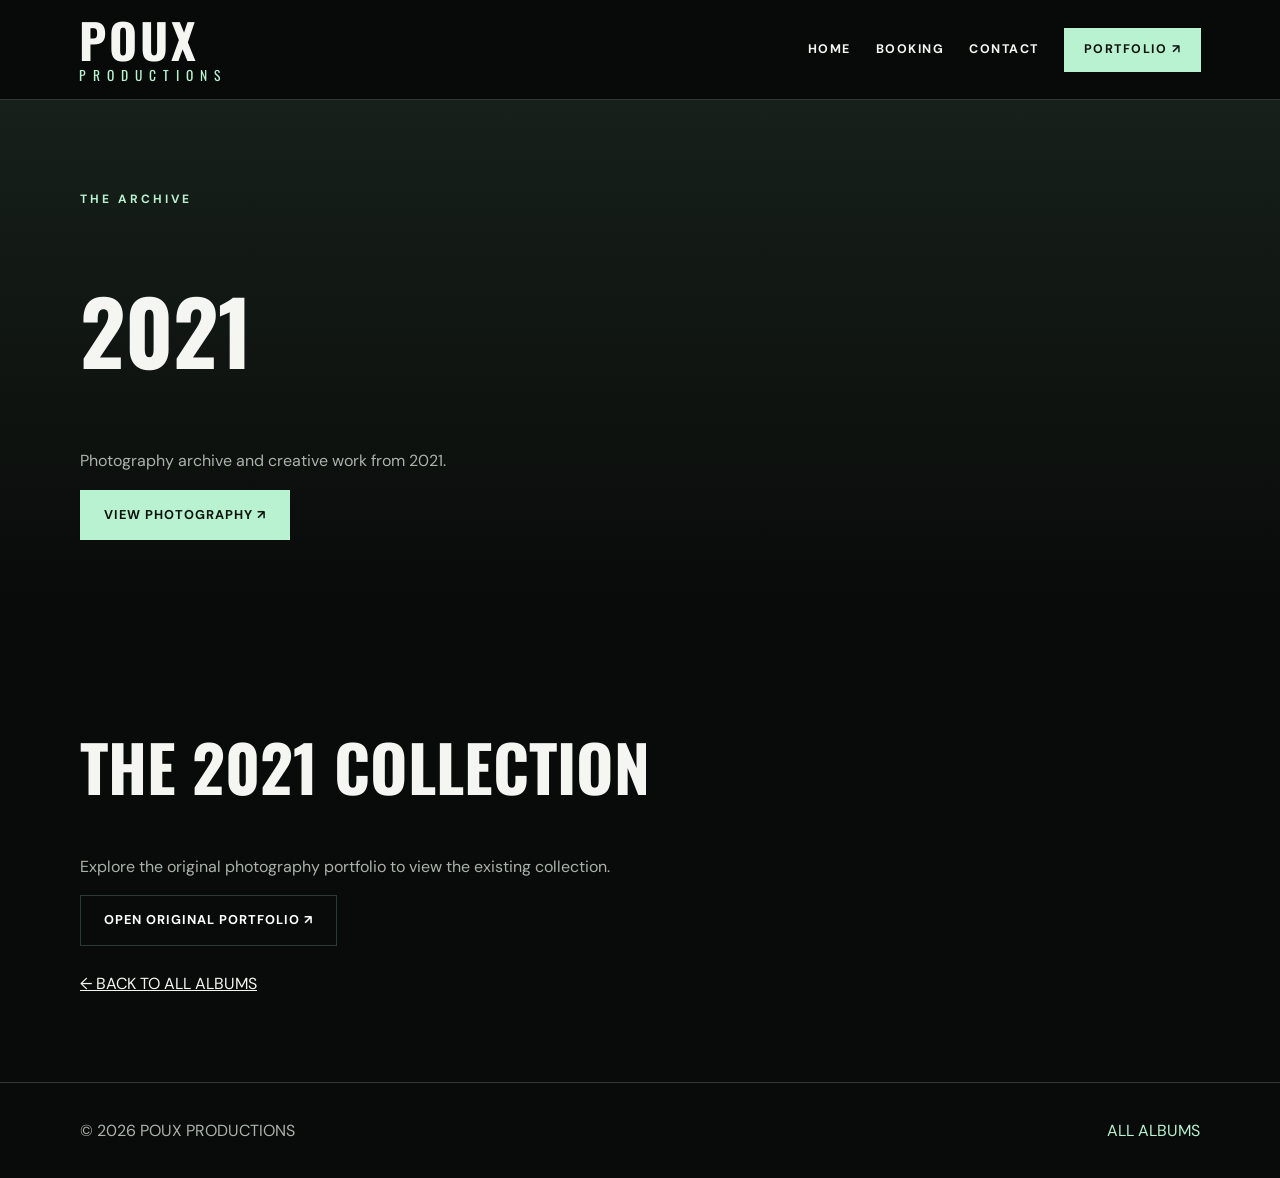
<file: album-2021.html>
<!DOCTYPE html>
<html lang="en">
<head>
  <meta charset="UTF-8">
  <meta name="viewport" content="width=device-width, initial-scale=1">
  <title>2021 Album | Poux Productions</title>
  <link rel="stylesheet" href="styles.css">
</head>
<body>

<header class="site-header">
  <div class="header-inner">
    <a class="brand" href="index.html">
      <strong>POUX</strong><span>PRODUCTIONS</span>
    </a>

    <button class="menu-toggle" aria-expanded="false">MENU ☰</button>

    <nav class="nav-links">
      <a href="index.html">HOME</a>
      <a href="questionnaire.html">BOOKING</a>
      <a href="contact.html">CONTACT</a>
      <a class="nav-portfolio" href="https://gabbydftba.wixsite.com/photos"
         target="_blank" rel="noopener noreferrer">PORTFOLIO ↗</a>
    </nav>
  </div>
</header>

<main>

<section class="page-hero">
  <div class="container">
    <div class="eyebrow">THE ARCHIVE</div>
    <h1>2021</h1>
    <p>Photography archive and creative work from 2021.</p>

    <a class="button"
       href="https://gabbydftba.wixsite.com/photos"
       target="_blank" rel="noopener noreferrer">
       VIEW PHOTOGRAPHY ↗
    </a>
  </div>
</section>

<section class="section">
  <div class="container">
    <h2>THE 2021 COLLECTION</h2>
    <p>
      Explore the original photography portfolio
      to view the existing collection.
    </p>

    <a class="button secondary"
       href="https://gabbydftba.wixsite.com/photos"
       target="_blank" rel="noopener noreferrer">
       OPEN ORIGINAL PORTFOLIO ↗
    </a>

    <br><br>

    <a href="albums.html">← BACK TO ALL ALBUMS</a>
  </div>
</section>

</main>

<footer class="site-footer">
  <div class="footer-inner">
    <span>© 2026 POUX PRODUCTIONS</span>
    <a href="albums.html">ALL ALBUMS</a>
  </div>
</footer>

<script src="script.js"></script>
</body>
</html>
</file>
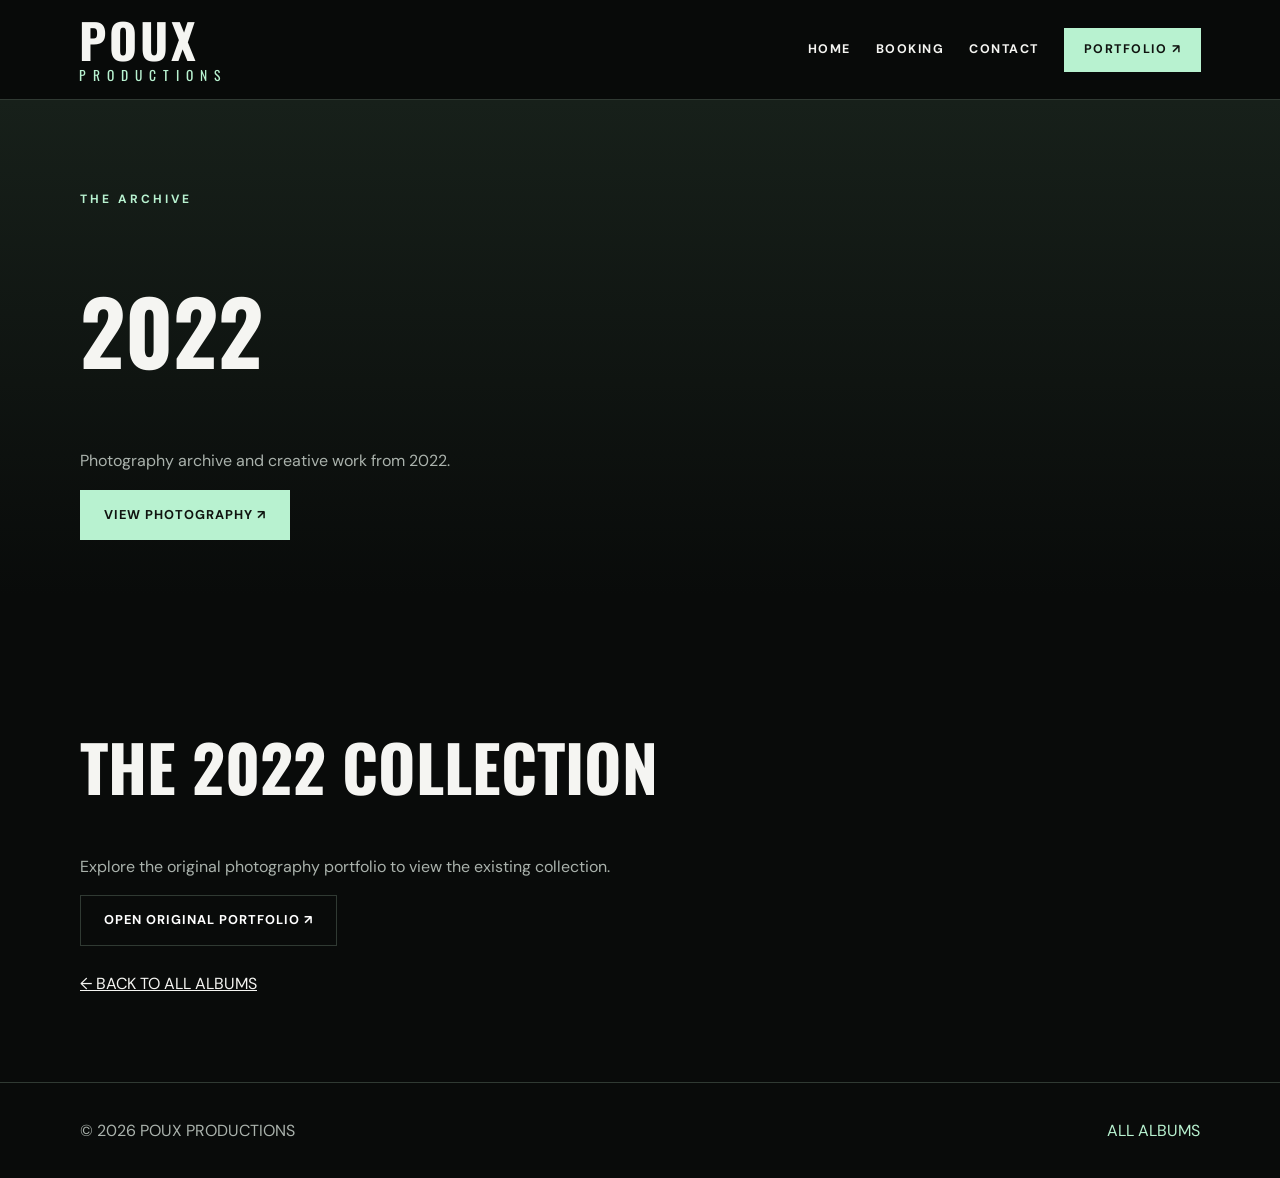
<file: album-2022.html>
<!DOCTYPE html>
<html lang="en">
<head>
  <meta charset="UTF-8">
  <meta name="viewport" content="width=device-width, initial-scale=1">
  <title>2022 Album | Poux Productions</title>
  <link rel="stylesheet" href="styles.css">
</head>
<body>

<header class="site-header">
  <div class="header-inner">
    <a class="brand" href="index.html">
      <strong>POUX</strong><span>PRODUCTIONS</span>
    </a>

    <button class="menu-toggle" aria-expanded="false">MENU ☰</button>

    <nav class="nav-links">
      <a href="index.html">HOME</a>
      <a href="questionnaire.html">BOOKING</a>
      <a href="contact.html">CONTACT</a>
      <a class="nav-portfolio" href="https://gabbydftba.wixsite.com/photos"
         target="_blank" rel="noopener noreferrer">PORTFOLIO ↗</a>
    </nav>
  </div>
</header>

<main>

<section class="page-hero">
  <div class="container">
    <div class="eyebrow">THE ARCHIVE</div>
    <h1>2022</h1>
    <p>Photography archive and creative work from 2022.</p>

    <a class="button"
       href="https://gabbydftba.wixsite.com/photos"
       target="_blank" rel="noopener noreferrer">
       VIEW PHOTOGRAPHY ↗
    </a>
  </div>
</section>

<section class="section">
  <div class="container">
    <h2>THE 2022 COLLECTION</h2>
    <p>
      Explore the original photography portfolio
      to view the existing collection.
    </p>

    <a class="button secondary"
       href="https://gabbydftba.wixsite.com/photos"
       target="_blank" rel="noopener noreferrer">
       OPEN ORIGINAL PORTFOLIO ↗
    </a>

    <br><br>

    <a href="albums.html">← BACK TO ALL ALBUMS</a>
  </div>
</section>

</main>

<footer class="site-footer">
  <div class="footer-inner">
    <span>© 2026 POUX PRODUCTIONS</span>
    <a href="albums.html">ALL ALBUMS</a>
  </div>
</footer>

<script src="script.js"></script>
</body>
</html>
</file>
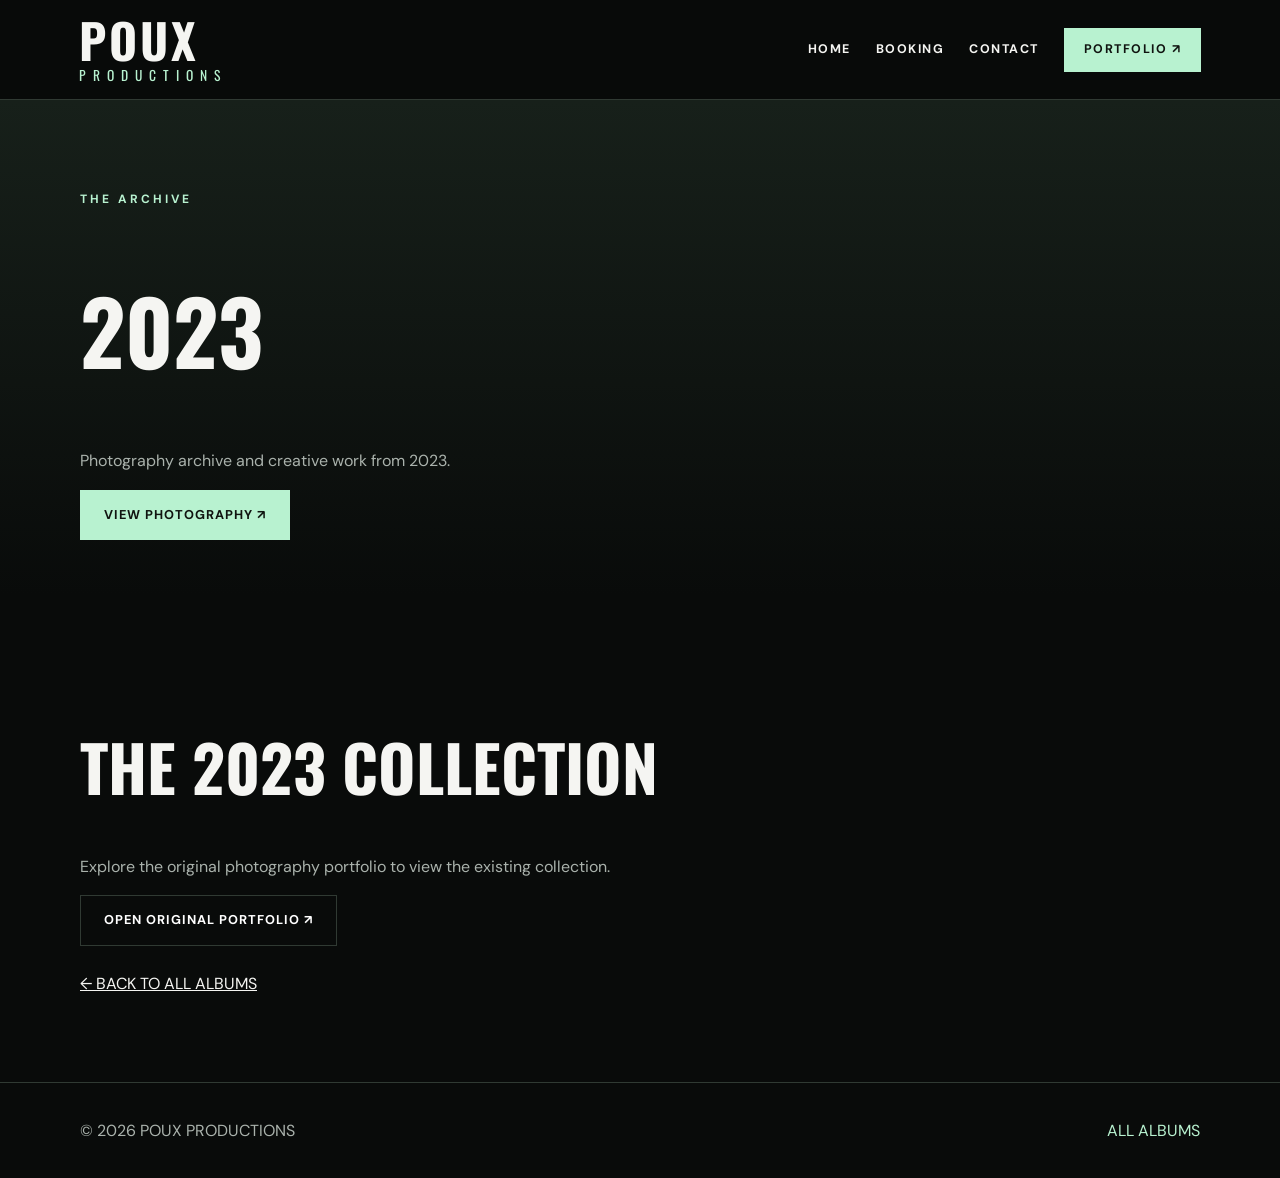
<file: album-2023.html>
<!DOCTYPE html>
<html lang="en">
<head>
  <meta charset="UTF-8">
  <meta name="viewport" content="width=device-width, initial-scale=1">
  <title>2023 Album | Poux Productions</title>
  <link rel="stylesheet" href="styles.css">
</head>
<body>

<header class="site-header">
  <div class="header-inner">
    <a class="brand" href="index.html">
      <strong>POUX</strong><span>PRODUCTIONS</span>
    </a>

    <button class="menu-toggle" aria-expanded="false">MENU ☰</button>

    <nav class="nav-links">
      <a href="index.html">HOME</a>
      <a href="questionnaire.html">BOOKING</a>
      <a href="contact.html">CONTACT</a>
      <a class="nav-portfolio" href="https://gabbydftba.wixsite.com/photos"
         target="_blank" rel="noopener noreferrer">PORTFOLIO ↗</a>
    </nav>
  </div>
</header>

<main>

<section class="page-hero">
  <div class="container">
    <div class="eyebrow">THE ARCHIVE</div>
    <h1>2023</h1>
    <p>Photography archive and creative work from 2023.</p>

    <a class="button"
       href="https://gabbydftba.wixsite.com/photos"
       target="_blank" rel="noopener noreferrer">
       VIEW PHOTOGRAPHY ↗
    </a>
  </div>
</section>

<section class="section">
  <div class="container">
    <h2>THE 2023 COLLECTION</h2>
    <p>
      Explore the original photography portfolio
      to view the existing collection.
    </p>

    <a class="button secondary"
       href="https://gabbydftba.wixsite.com/photos"
       target="_blank" rel="noopener noreferrer">
       OPEN ORIGINAL PORTFOLIO ↗
    </a>

    <br><br>

    <a href="albums.html">← BACK TO ALL ALBUMS</a>
  </div>
</section>

</main>

<footer class="site-footer">
  <div class="footer-inner">
    <span>© 2026 POUX PRODUCTIONS</span>
    <a href="albums.html">ALL ALBUMS</a>
  </div>
</footer>

<script src="script.js"></script>
</body>
</html>
</file>
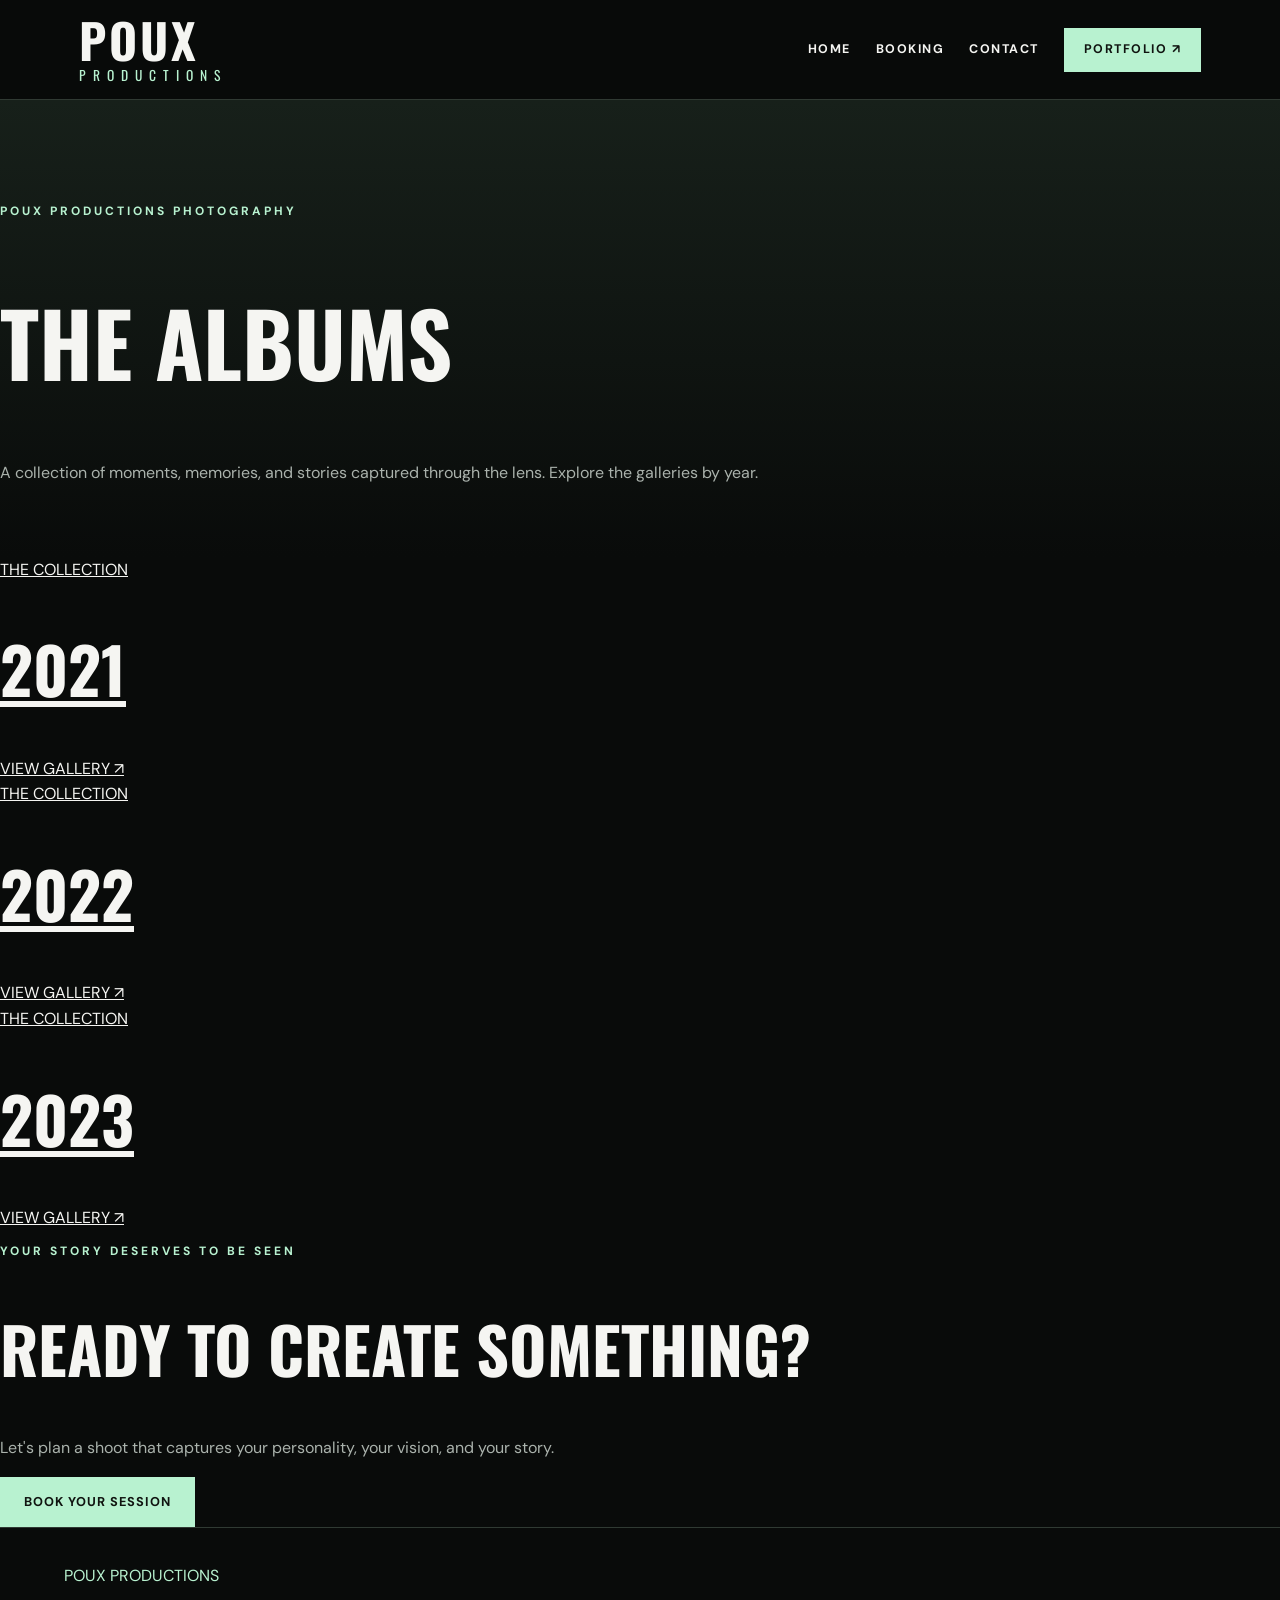
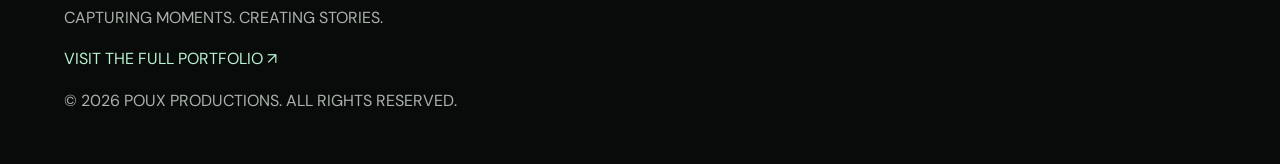
<file: albums.html>
<!DOCTYPE html>
<html lang="en">
<head>
  <meta charset="UTF-8">
  <meta name="viewport" content="width=device-width, initial-scale=1.0">
  <meta name="theme-color" content="#111111">
  <title>Albums | Poux Productions</title>
  <link rel="stylesheet" href="styles.css">
</head>

<body>

  <header class="site-header">
    <div class="header-inner">
      <a class="brand" href="index.html">
        <strong>POUX</strong>
        <span>PRODUCTIONS</span>
      </a>

      <button class="menu-toggle" aria-label="Toggle navigation" aria-expanded="false">
        MENU ☰
      </button>

      <nav class="nav-links">
        <a href="index.html">HOME</a>
        <a href="questionnaire.html">BOOKING</a>
        <a href="contact.html">CONTACT</a>
        <a class="nav-portfolio"
           href="https://gabbydftba.wixsite.com/photos"
           target="_blank"
           rel="noopener noreferrer">PORTFOLIO ↗</a>
      </nav>
    </div>
  </header>

  <main>

    <section class="page-hero">
      <p class="eyebrow">POUX PRODUCTIONS PHOTOGRAPHY</p>
      <h1>THE ALBUMS</h1>
      <p>
        A collection of moments, memories, and stories captured
        through the lens. Explore the galleries by year.
      </p>
    </section>

    <section class="album-section">
      <div class="album-grid">

        <a class="album-card"
           href="https://gabbydftba.wixsite.com/photos/home"
           target="_blank"
           rel="noopener noreferrer">
          <div class="album-card-content">
            <span class="album-label">THE COLLECTION</span>
            <h2>2021</h2>
            <span class="album-link">VIEW GALLERY ↗</span>
          </div>
        </a>

        <a class="album-card"
           href="https://gabbydftba.wixsite.com/photos/copy-of-book-1"
           target="_blank"
           rel="noopener noreferrer">
          <div class="album-card-content">
            <span class="album-label">THE COLLECTION</span>
            <h2>2022</h2>
            <span class="album-link">VIEW GALLERY ↗</span>
          </div>
        </a>

        <a class="album-card"
           href="https://gabbydftba.wixsite.com/photos/about"
           target="_blank"
           rel="noopener noreferrer">
          <div class="album-card-content">
            <span class="album-label">THE COLLECTION</span>
            <h2>2023</h2>
            <span class="album-link">VIEW GALLERY ↗</span>
          </div>
        </a>

      </div>
    </section>

    <section class="booking-cta">
      <p class="eyebrow">YOUR STORY DESERVES TO BE SEEN</p>
      <h2>READY TO CREATE SOMETHING?</h2>
      <p>
        Let's plan a shoot that captures your personality,
        your vision, and your story.
      </p>
      <a class="button button-primary" href="questionnaire.html">
        BOOK YOUR SESSION
      </a>
    </section>

  </main>

  <footer class="site-footer">
    <a href="index.html" class="footer-brand">POUX PRODUCTIONS</a>
    <p>CAPTURING MOMENTS. CREATING STORIES.</p>

    <a href="https://gabbydftba.wixsite.com/photos"
       target="_blank"
       rel="noopener noreferrer">
      VISIT THE FULL PORTFOLIO ↗
    </a>

    <p class="copyright">
      © 2026 POUX PRODUCTIONS. ALL RIGHTS RESERVED.
    </p>
  </footer>

  <script src="script.js"></script>

</body>
</html>
</file>
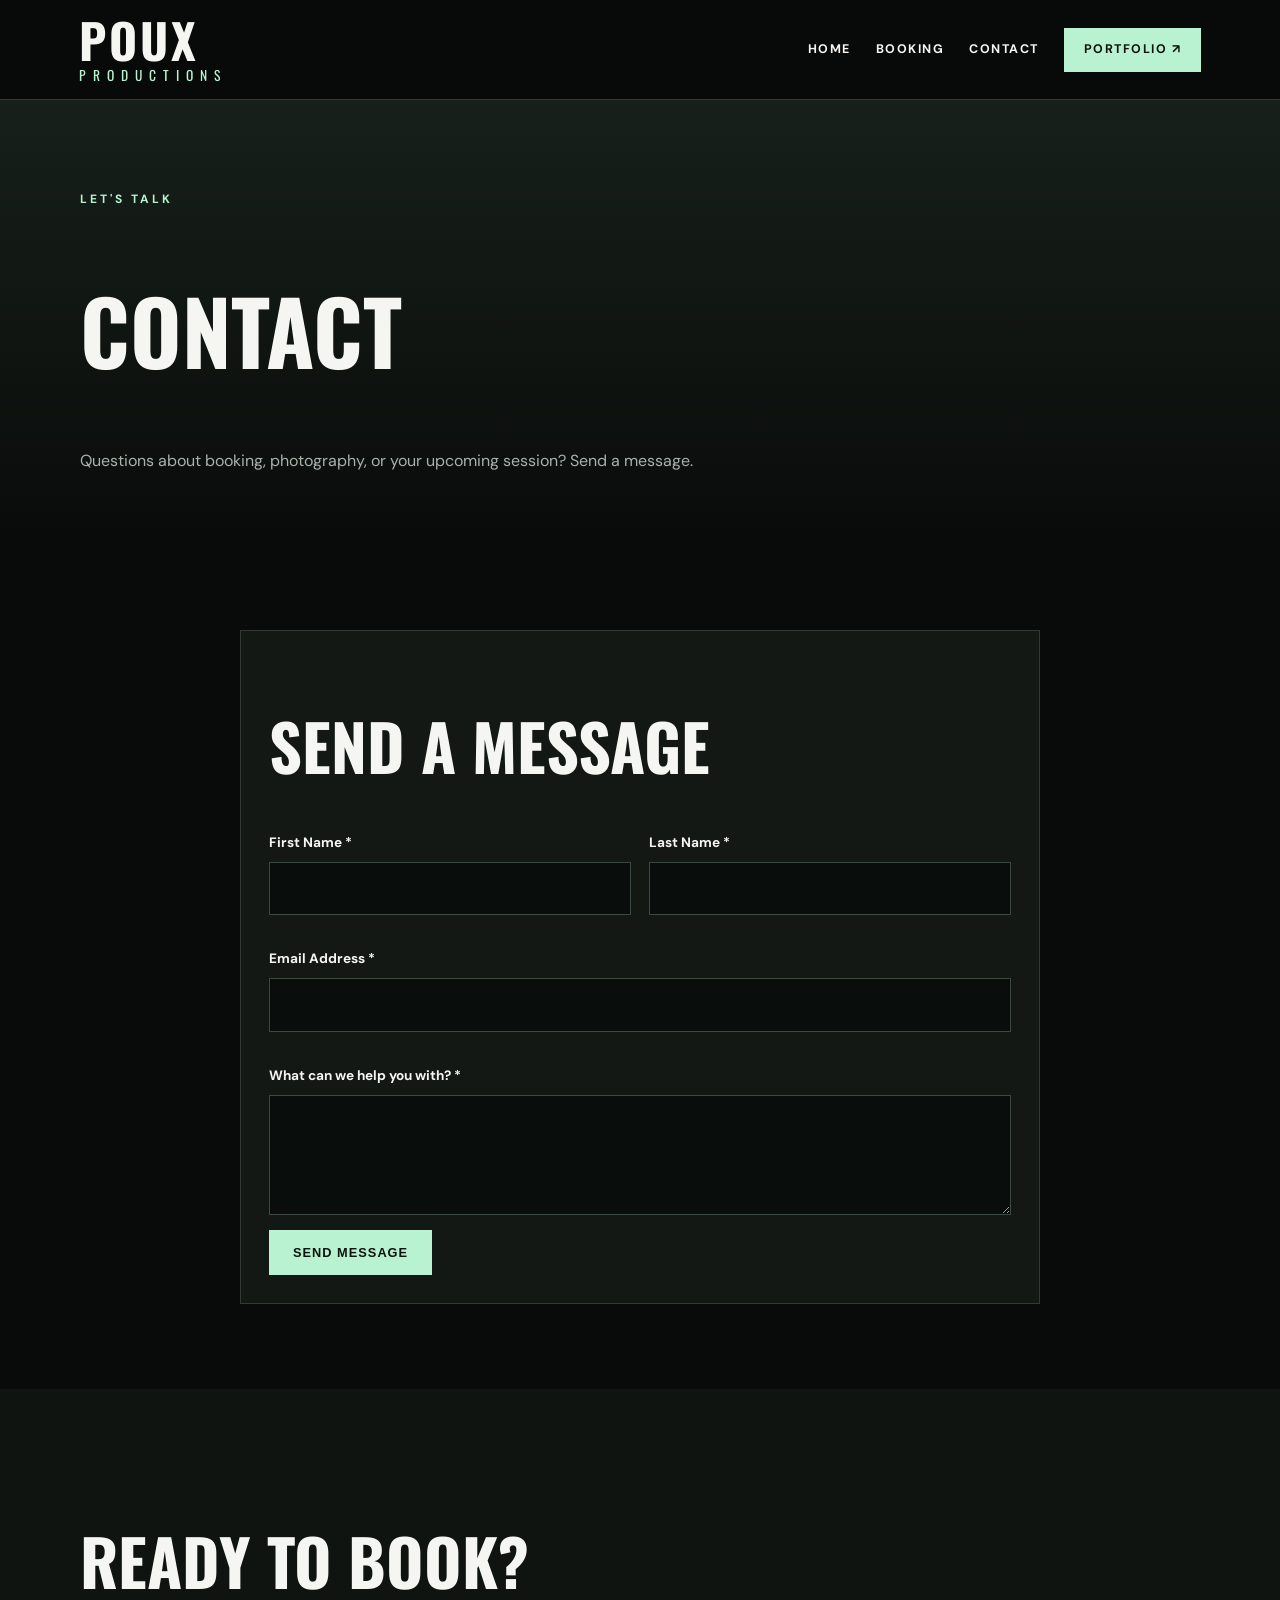
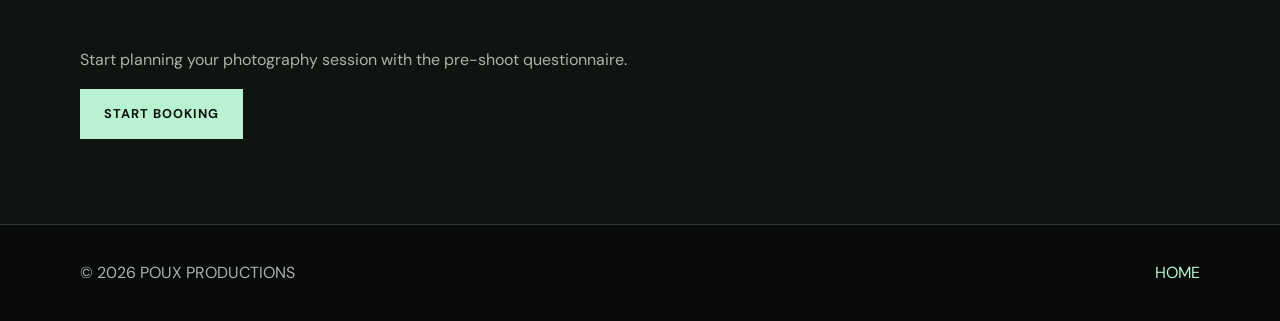
<file: contact.html>
<!DOCTYPE html>
<html lang="en">
<head>
  <meta charset="UTF-8">
  <meta name="viewport" content="width=device-width, initial-scale=1">
  <title>Contact | Poux Productions</title>
  <link rel="stylesheet" href="styles.css">
</head>
<body>

<header class="site-header">
  <div class="header-inner">
    <a class="brand" href="index.html">
      <strong>POUX</strong><span>PRODUCTIONS</span>
    </a>

    <button class="menu-toggle" aria-expanded="false">MENU ☰</button>

    <nav class="nav-links">
      <a href="index.html">HOME</a>
      <a href="questionnaire.html">BOOKING</a>
      <a href="contact.html">CONTACT</a>
      <a class="nav-portfolio" href="https://gabbydftba.wixsite.com/photos"
         target="_blank" rel="noopener noreferrer">PORTFOLIO ↗</a>
    </nav>
  </div>
</header>

<main>

<section class="page-hero">
  <div class="container">
    <div class="eyebrow">LET'S TALK</div>
    <h1>Contact</h1>
    <p>
      Questions about booking, photography,
      or your upcoming session?
      Send a message.
    </p>
  </div>
</section>

<section class="section">
  <div class="container form-wrap">

    <form class="form-panel"
          data-mailto
          data-subject="Poux Productions Website Inquiry">

      <h2>Send a Message</h2>

      <div class="form-grid">

        <div class="field">
          <label>First Name *</label>
          <input name="First Name" required>
        </div>

        <div class="field">
          <label>Last Name *</label>
          <input name="Last Name" required>
        </div>

        <div class="field full">
          <label>Email Address *</label>
          <input type="email" name="Email" required>
        </div>

        <div class="field full">
          <label>What can we help you with? *</label>
          <textarea name="Message" required></textarea>
        </div>

      </div>

      <button class="button" type="submit">
        SEND MESSAGE
      </button>

    </form>

  </div>
</section>

<section class="section alt">
  <div class="container">
    <h2>Ready to book?</h2>

    <p>
      Start planning your photography session
      with the pre-shoot questionnaire.
    </p>

    <a class="button" href="questionnaire.html">
      START BOOKING
    </a>
  </div>
</section>

</main>

<footer class="site-footer">
  <div class="footer-inner">
    <span>© 2026 POUX PRODUCTIONS</span>
    <a href="index.html">HOME</a>
  </div>
</footer>

<script src="script.js"></script>
</body>
</html>
</file>
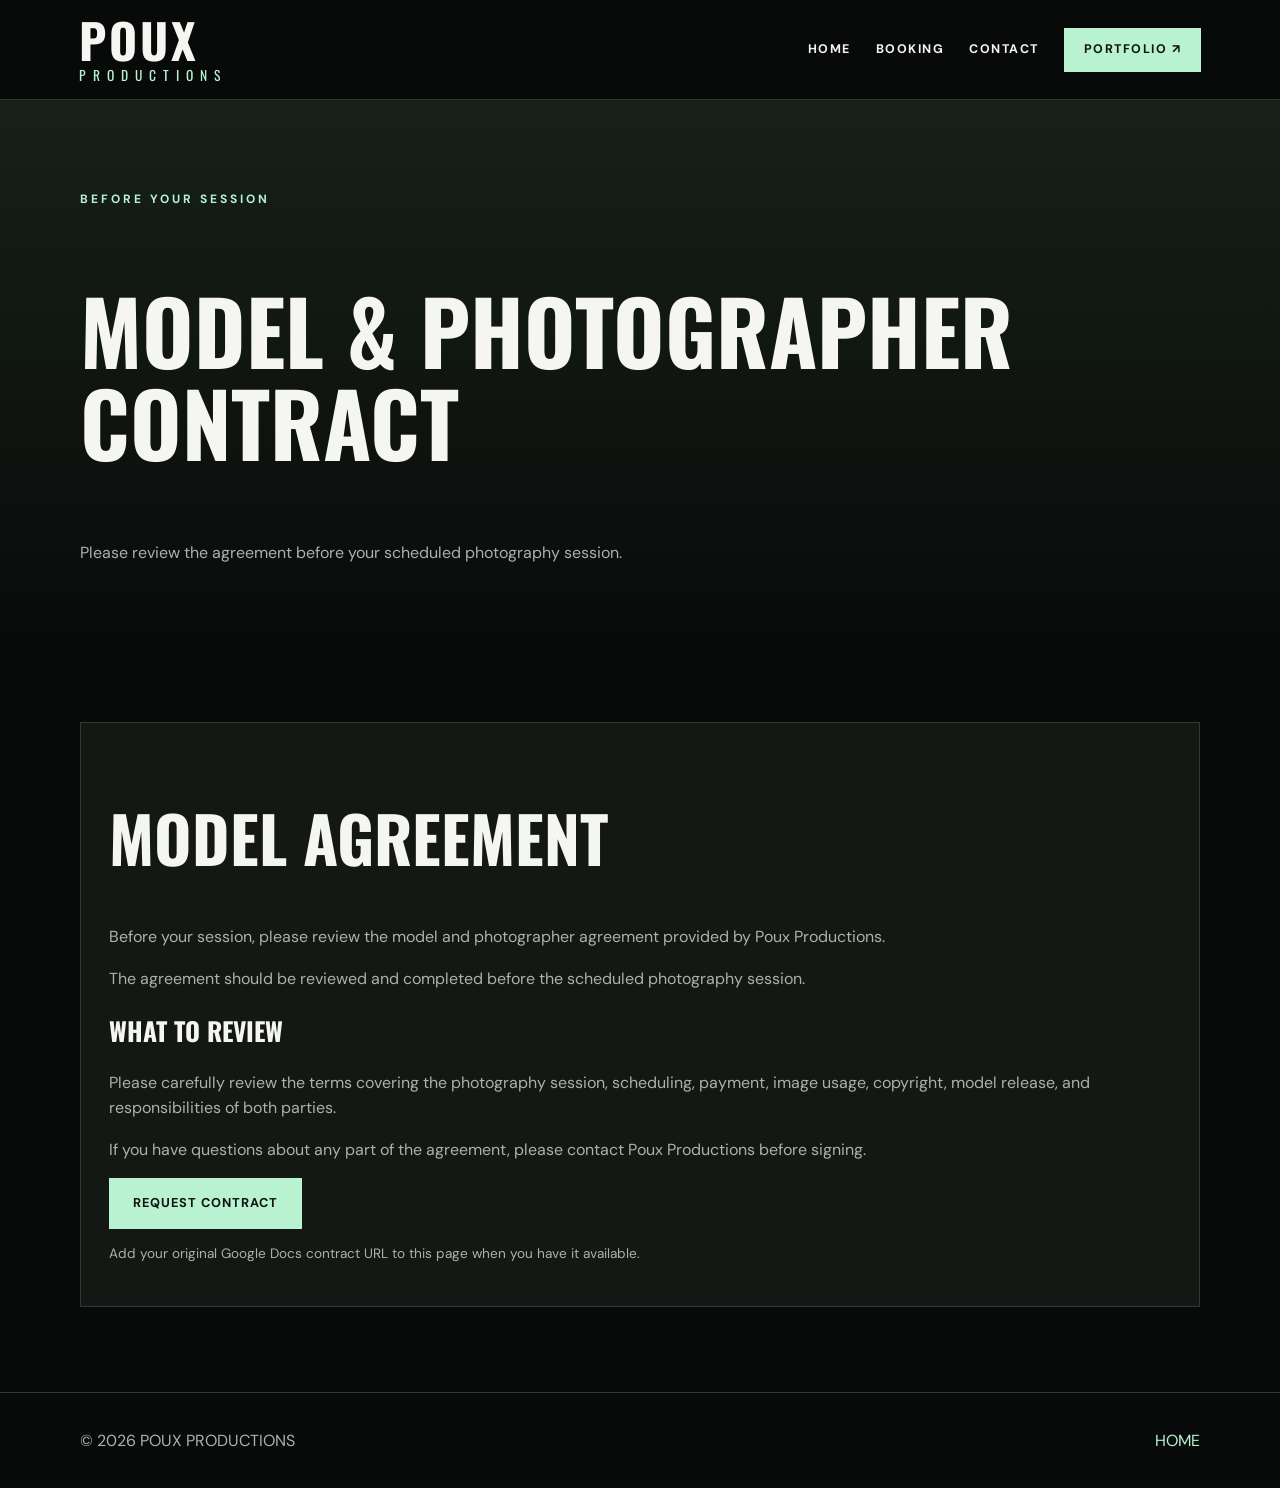
<file: model-contract.html>
<!DOCTYPE html>
<html lang="en">
<head>
  <meta charset="UTF-8">
  <meta name="viewport" content="width=device-width, initial-scale=1">
  <title>Model Contract | Poux Productions</title>
  <link rel="stylesheet" href="styles.css">
</head>
<body>

<header class="site-header">
  <div class="header-inner">
    <a class="brand" href="index.html">
      <strong>POUX</strong><span>PRODUCTIONS</span>
    </a>

    <button class="menu-toggle" aria-expanded="false">MENU ☰</button>

    <nav class="nav-links">
      <a href="index.html">HOME</a>
      <a href="questionnaire.html">BOOKING</a>
      <a href="contact.html">CONTACT</a>
      <a class="nav-portfolio" href="https://gabbydftba.wixsite.com/photos"
         target="_blank" rel="noopener noreferrer">PORTFOLIO ↗</a>
    </nav>
  </div>
</header>

<main>

<section class="page-hero">
  <div class="container">
    <div class="eyebrow">BEFORE YOUR SESSION</div>
    <h1>Model & Photographer<br>Contract</h1>
    <p>
      Please review the agreement before your scheduled
      photography session.
    </p>
  </div>
</section>

<section class="section">
  <div class="container">

    <div class="form-panel">

      <h2>Model Agreement</h2>

      <p>
        Before your session, please review the model and
        photographer agreement provided by Poux Productions.
      </p>

      <p>
        The agreement should be reviewed and completed
        before the scheduled photography session.
      </p>

      <h3>What to Review</h3>

      <p>
        Please carefully review the terms covering the
        photography session, scheduling, payment,
        image usage, copyright, model release,
        and responsibilities of both parties.
      </p>

      <p>
        If you have questions about any part of the
        agreement, please contact Poux Productions
        before signing.
      </p>

      <a class="button" href="contact.html">
        REQUEST CONTRACT
      </a>

      <p class="note">
        Add your original Google Docs contract URL to this page
        when you have it available.
      </p>

    </div>

  </div>
</section>

</main>

<footer class="site-footer">
  <div class="footer-inner">
    <span>© 2026 POUX PRODUCTIONS</span>
    <a href="index.html">HOME</a>
  </div>
</footer>

<script src="script.js"></script>
</body>
</html>
</file>
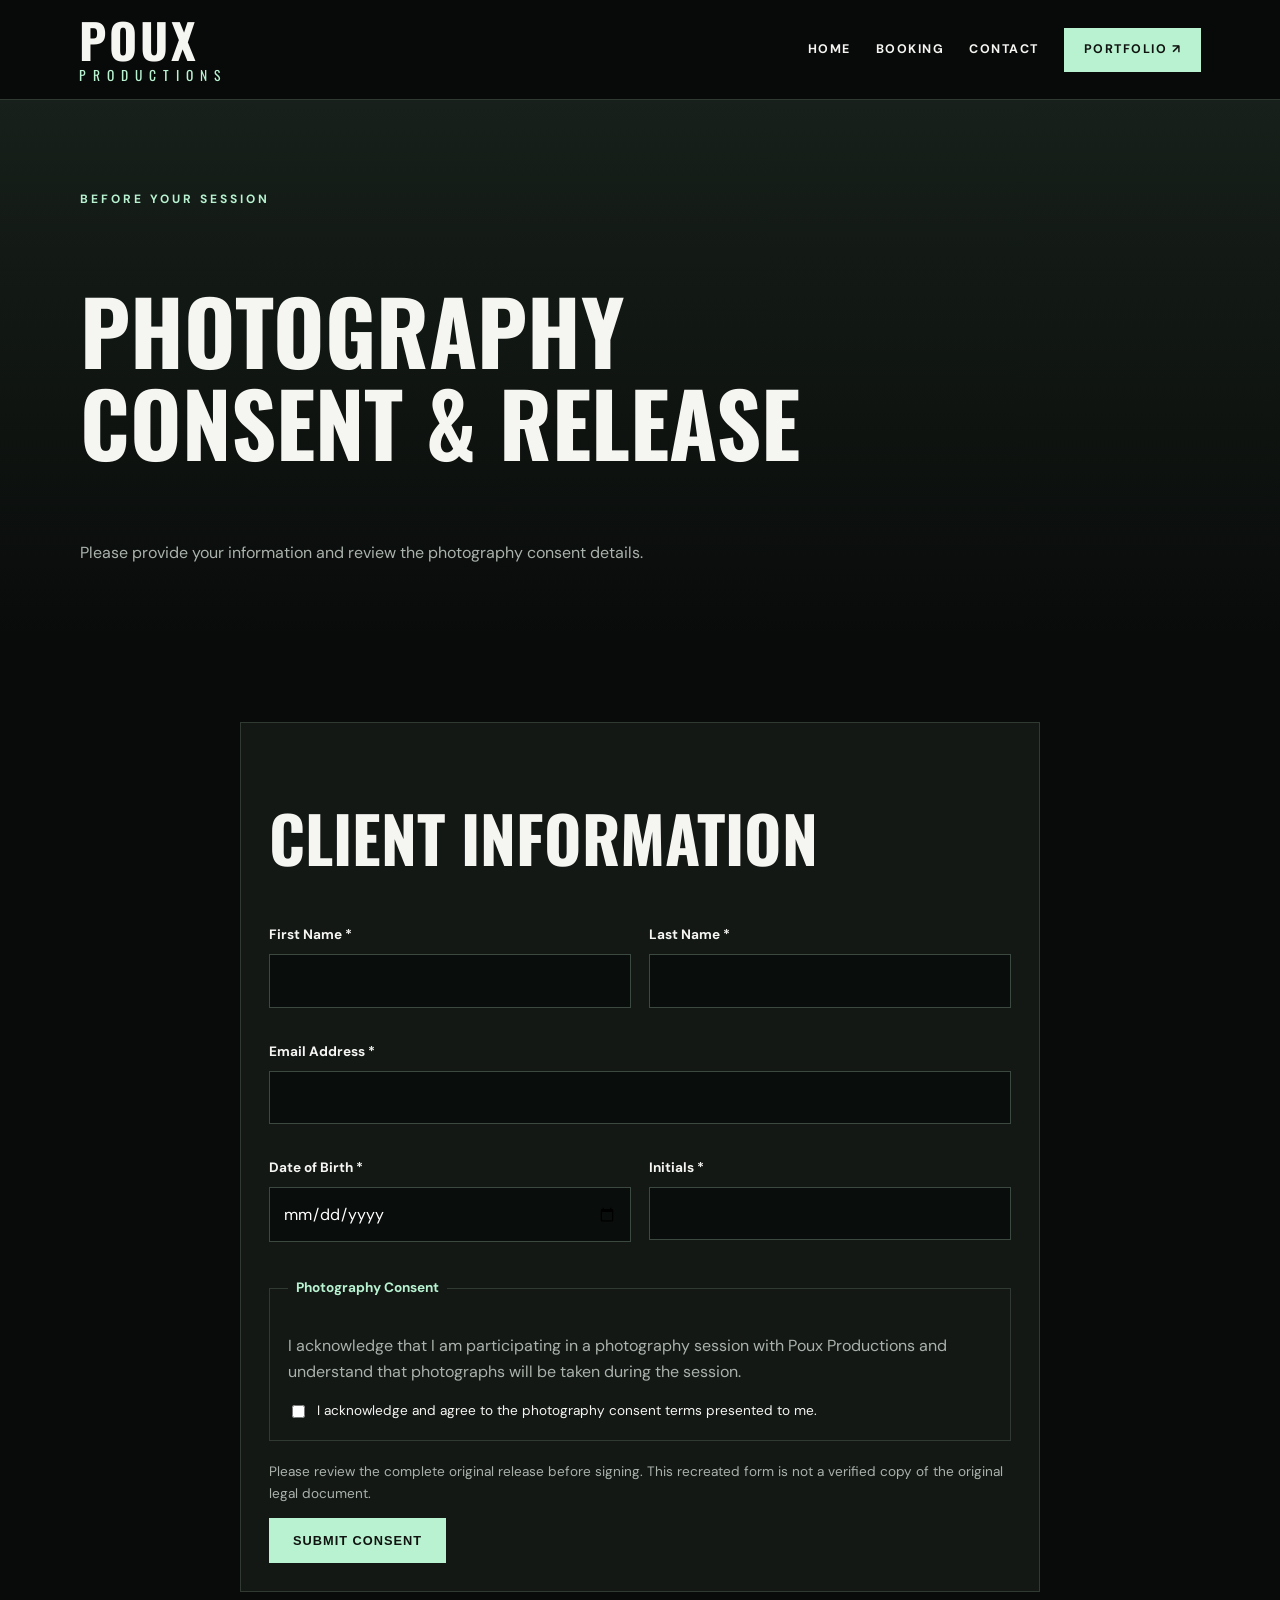
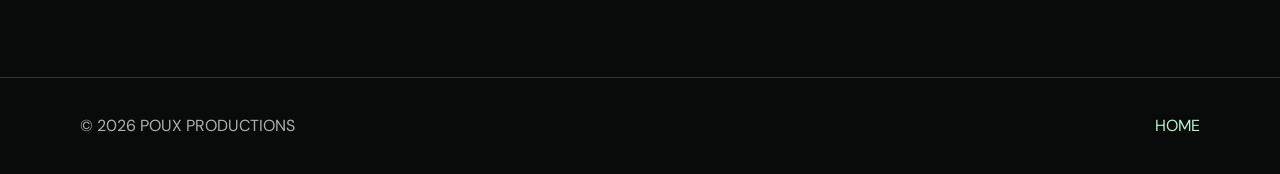
<file: photo-waiver.html>
<!DOCTYPE html>
<html lang="en">
<head>
  <meta charset="UTF-8">
  <meta name="viewport" content="width=device-width, initial-scale=1">
  <title>Photo Waiver | Poux Productions</title>
  <link rel="stylesheet" href="styles.css">
</head>
<body>

<header class="site-header">
  <div class="header-inner">
    <a class="brand" href="index.html">
      <strong>POUX</strong><span>PRODUCTIONS</span>
    </a>

    <button class="menu-toggle" aria-expanded="false">MENU ☰</button>

    <nav class="nav-links">
      <a href="index.html">HOME</a>
      <a href="questionnaire.html">BOOKING</a>
      <a href="contact.html">CONTACT</a>
      <a class="nav-portfolio" href="https://gabbydftba.wixsite.com/photos"
         target="_blank" rel="noopener noreferrer">PORTFOLIO ↗</a>
    </nav>
  </div>
</header>

<main>

<section class="page-hero">
  <div class="container">
    <div class="eyebrow">BEFORE YOUR SESSION</div>
    <h1>Photography<br>Consent & Release</h1>
    <p>
      Please provide your information and review
      the photography consent details.
    </p>
  </div>
</section>

<section class="section">
  <div class="container form-wrap">

    <form class="form-panel" data-mailto
          data-subject="Poux Productions Photography Consent">

      <h2>Client Information</h2>

      <div class="form-grid">

        <div class="field">
          <label>First Name *</label>
          <input name="First Name" required>
        </div>

        <div class="field">
          <label>Last Name *</label>
          <input name="Last Name" required>
        </div>

        <div class="field full">
          <label>Email Address *</label>
          <input type="email" name="Email" required>
        </div>

        <div class="field">
          <label>Date of Birth *</label>
          <input type="date" name="Date of Birth" required>
        </div>

        <div class="field">
          <label>Initials *</label>
          <input name="Initials" maxlength="10" required>
        </div>

      </div>

      <fieldset>
        <legend>Photography Consent</legend>

        <p>
          I acknowledge that I am participating in a photography
          session with Poux Productions and understand that
          photographs will be taken during the session.
        </p>

        <label class="choice">
          <input type="checkbox"
                 name="Photography Consent"
                 value="Consent provided"
                 required>
          I acknowledge and agree to the photography consent terms
          presented to me.
        </label>

      </fieldset>

      <p class="note">
        Please review the complete original release before signing.
        This recreated form is not a verified copy of the original legal document.
      </p>

      <button class="button" type="submit">
        SUBMIT CONSENT
      </button>

    </form>

  </div>
</section>

</main>

<footer class="site-footer">
  <div class="footer-inner">
    <span>© 2026 POUX PRODUCTIONS</span>
    <a href="index.html">HOME</a>
  </div>
</footer>

<script src="script.js"></script>
</body>
</html>
</file>
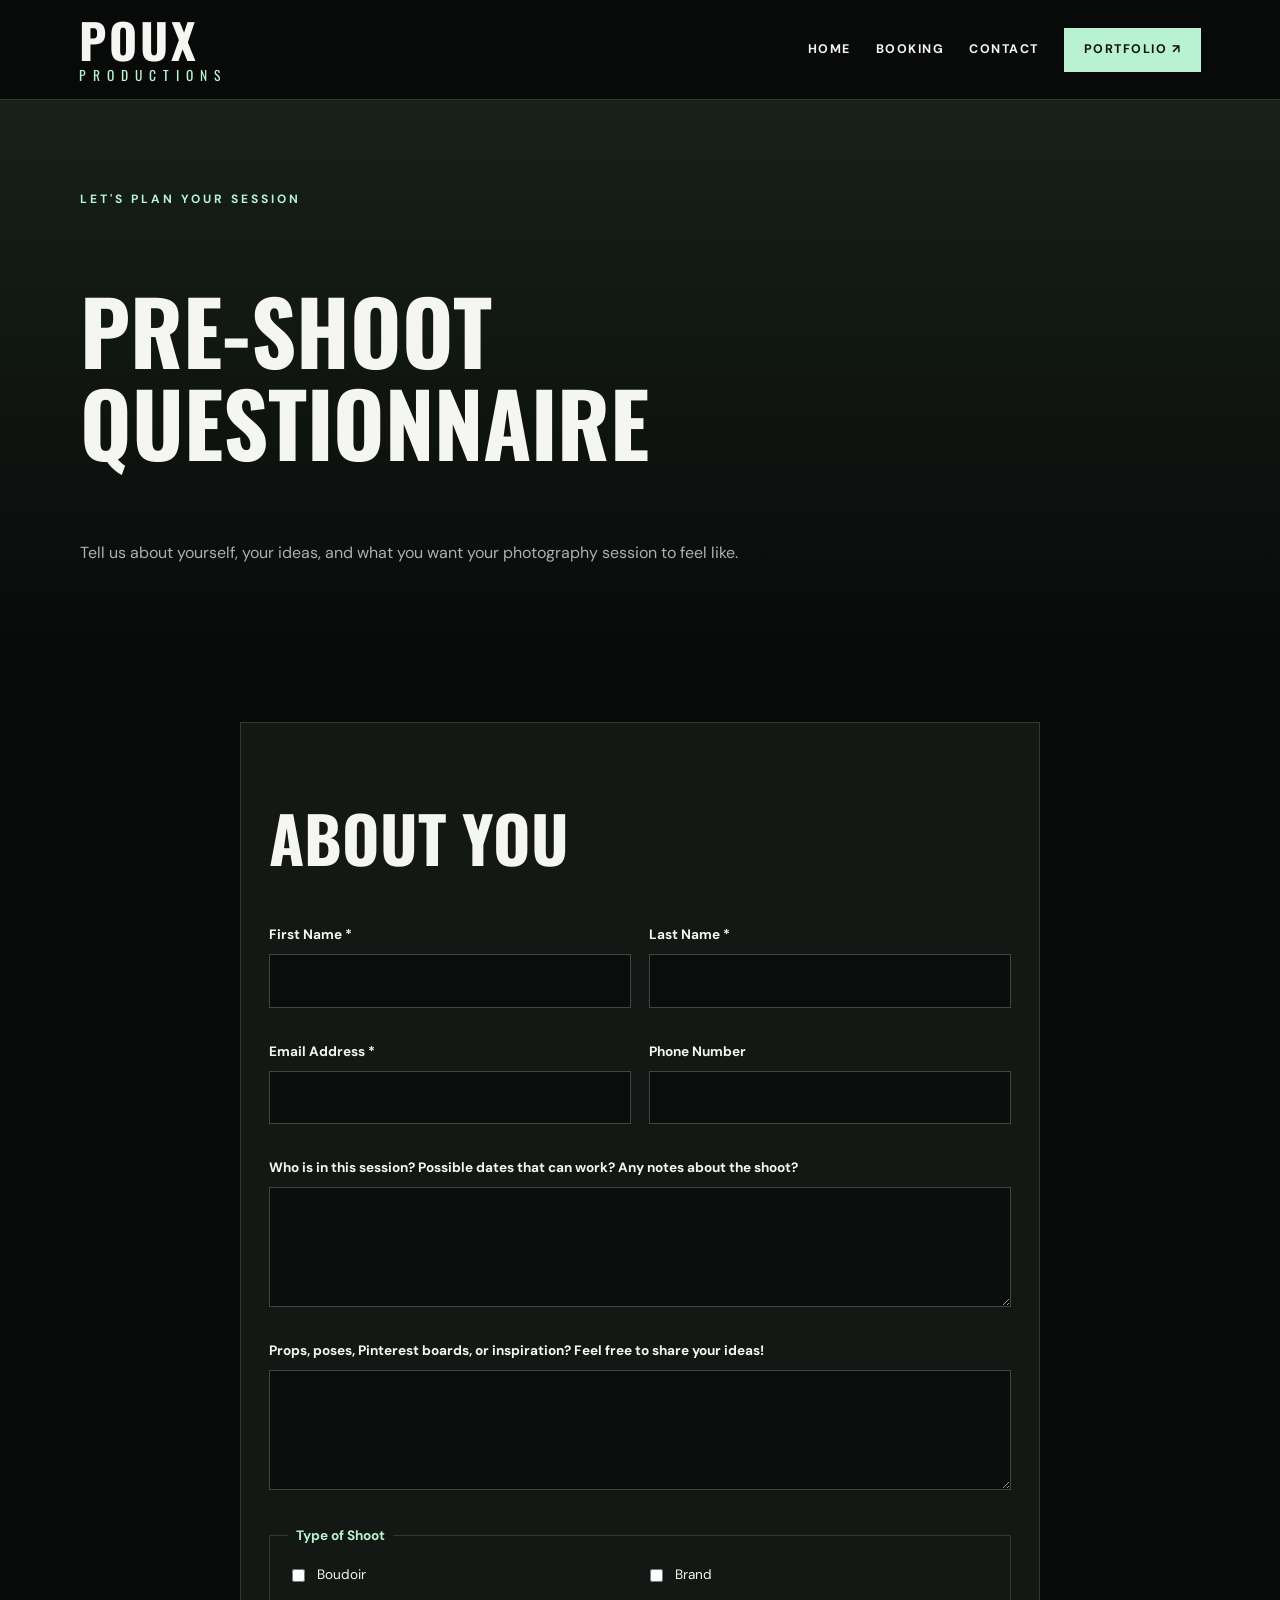
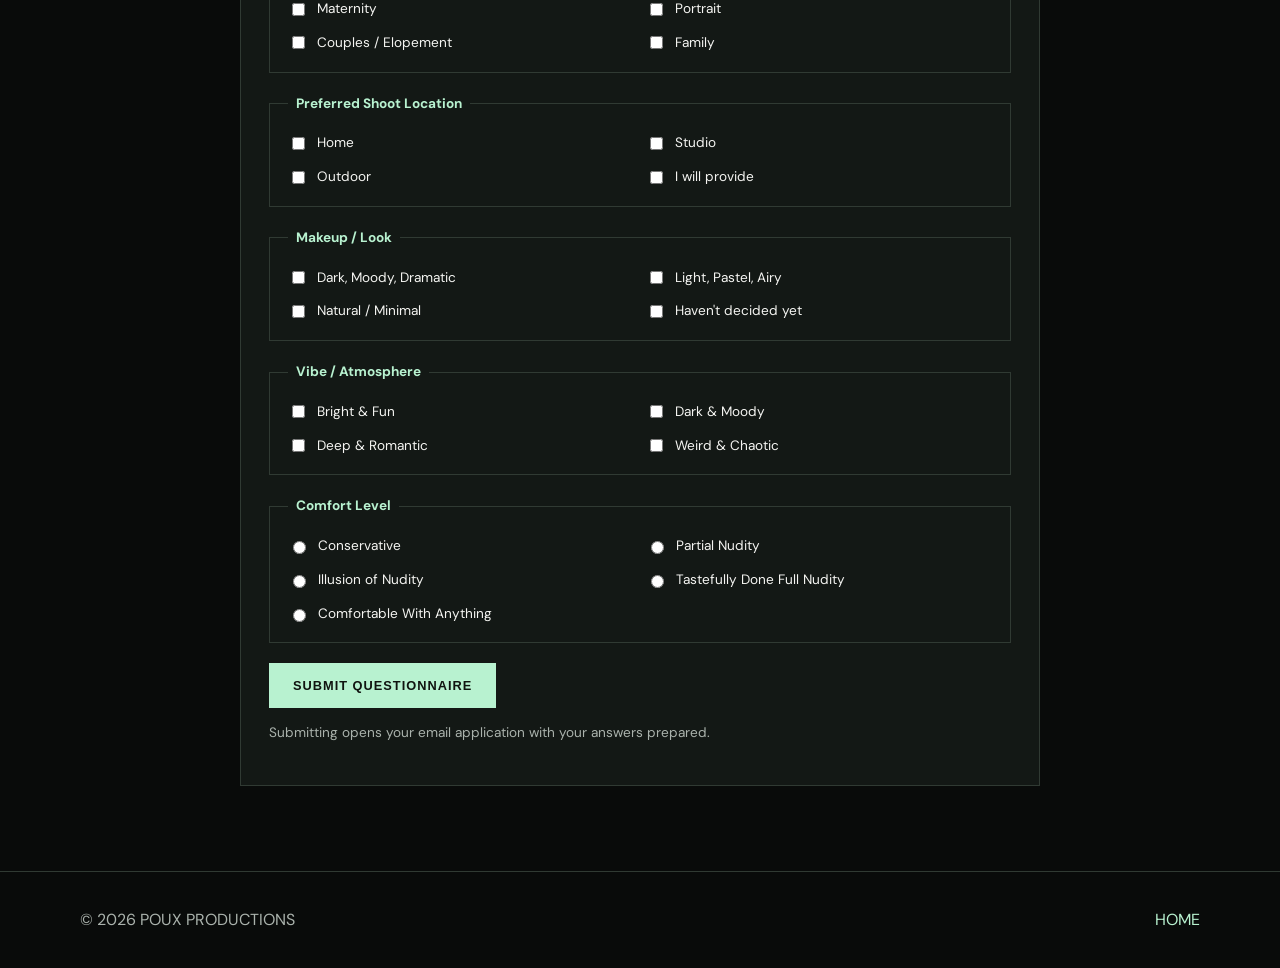
<file: questionnaire.html>
<!DOCTYPE html>
<html lang="en">
<head>
  <meta charset="UTF-8">
  <meta name="viewport" content="width=device-width, initial-scale=1">
  <title>Pre-Shoot Questionnaire | Poux Productions</title>
  <link rel="stylesheet" href="styles.css">
</head>
<body>

<header class="site-header">
  <div class="header-inner">
    <a class="brand" href="index.html">
      <strong>POUX</strong><span>PRODUCTIONS</span>
    </a>

    <button class="menu-toggle" aria-expanded="false">MENU ☰</button>

    <nav class="nav-links">
      <a href="index.html">HOME</a>
      <a href="questionnaire.html">BOOKING</a>
      <a href="contact.html">CONTACT</a>
      <a class="nav-portfolio" href="https://gabbydftba.wixsite.com/photos"
         target="_blank" rel="noopener noreferrer">PORTFOLIO ↗</a>
    </nav>
  </div>
</header>

<main>

<section class="page-hero">
  <div class="container">
    <div class="eyebrow">LET'S PLAN YOUR SESSION</div>
    <h1>Pre-Shoot<br>Questionnaire</h1>
    <p>
      Tell us about yourself, your ideas,
      and what you want your photography session to feel like.
    </p>
  </div>
</section>

<section class="section">
  <div class="container form-wrap">

    <form class="form-panel" data-mailto
          data-subject="Poux Productions Pre-Shoot Questionnaire">

      <h2>About You</h2>

      <div class="form-grid">

        <div class="field">
          <label>First Name *</label>
          <input name="First Name" required>
        </div>

        <div class="field">
          <label>Last Name *</label>
          <input name="Last Name" required>
        </div>

        <div class="field">
          <label>Email Address *</label>
          <input type="email" name="Email" required>
        </div>

        <div class="field">
          <label>Phone Number</label>
          <input type="tel" name="Phone">
        </div>

        <div class="field full">
          <label>
            Who is in this session? Possible dates that can work?
            Any notes about the shoot?
          </label>
          <textarea name="Session Details"></textarea>
        </div>

        <div class="field full">
          <label>
            Props, poses, Pinterest boards, or inspiration?
            Feel free to share your ideas!
          </label>
          <textarea name="Ideas and Inspiration"></textarea>
        </div>

      </div>

      <fieldset>
        <legend>Type of Shoot</legend>

        <div class="choice-list">
          <label class="choice">
            <input type="checkbox" name="Shoot Type" value="Boudoir">
            Boudoir
          </label>

          <label class="choice">
            <input type="checkbox" name="Shoot Type" value="Brand">
            Brand
          </label>

          <label class="choice">
            <input type="checkbox" name="Shoot Type" value="Maternity">
            Maternity
          </label>

          <label class="choice">
            <input type="checkbox" name="Shoot Type" value="Portrait">
            Portrait
          </label>

          <label class="choice">
            <input type="checkbox" name="Shoot Type" value="Couples / Elopement">
            Couples / Elopement
          </label>

          <label class="choice">
            <input type="checkbox" name="Shoot Type" value="Family">
            Family
          </label>
        </div>
      </fieldset>

      <fieldset>
        <legend>Preferred Shoot Location</legend>

        <div class="choice-list">
          <label class="choice">
            <input type="checkbox" name="Location" value="Home">
            Home
          </label>

          <label class="choice">
            <input type="checkbox" name="Location" value="Studio">
            Studio
          </label>

          <label class="choice">
            <input type="checkbox" name="Location" value="Outdoor">
            Outdoor
          </label>

          <label class="choice">
            <input type="checkbox" name="Location" value="I will provide">
            I will provide
          </label>
        </div>
      </fieldset>

      <fieldset>
        <legend>Makeup / Look</legend>

        <div class="choice-list">
          <label class="choice">
            <input type="checkbox" name="Makeup" value="Dark Moody Dramatic">
            Dark, Moody, Dramatic
          </label>

          <label class="choice">
            <input type="checkbox" name="Makeup" value="Light Pastel Airy">
            Light, Pastel, Airy
          </label>

          <label class="choice">
            <input type="checkbox" name="Makeup" value="Natural Minimal">
            Natural / Minimal
          </label>

          <label class="choice">
            <input type="checkbox" name="Makeup" value="Undecided">
            Haven't decided yet
          </label>
        </div>
      </fieldset>

      <fieldset>
        <legend>Vibe / Atmosphere</legend>

        <div class="choice-list">
          <label class="choice">
            <input type="checkbox" name="Vibe" value="Bright and Fun">
            Bright & Fun
          </label>

          <label class="choice">
            <input type="checkbox" name="Vibe" value="Dark and Moody">
            Dark & Moody
          </label>

          <label class="choice">
            <input type="checkbox" name="Vibe" value="Deep and Romantic">
            Deep & Romantic
          </label>

          <label class="choice">
            <input type="checkbox" name="Vibe" value="Weird and Chaotic">
            Weird & Chaotic
          </label>
        </div>
      </fieldset>

      <fieldset>
        <legend>Comfort Level</legend>

        <div class="choice-list">

          <label class="choice">
            <input type="radio" name="Comfort Level" value="Conservative">
            Conservative
          </label>

          <label class="choice">
            <input type="radio" name="Comfort Level" value="Partial Nudity">
            Partial Nudity
          </label>

          <label class="choice">
            <input type="radio" name="Comfort Level" value="Illusion of Nudity">
            Illusion of Nudity
          </label>

          <label class="choice">
            <input type="radio" name="Comfort Level" value="Tastefully Done Full Nudity">
            Tastefully Done Full Nudity
          </label>

          <label class="choice">
            <input type="radio" name="Comfort Level" value="Comfortable With Anything">
            Comfortable With Anything
          </label>

        </div>
      </fieldset>

      <button class="button" type="submit">
        SUBMIT QUESTIONNAIRE
      </button>

      <p class="note">
        Submitting opens your email application with your answers prepared.
      </p>

    </form>

  </div>
</section>

</main>

<footer class="site-footer">
  <div class="footer-inner">
    <span>© 2026 POUX PRODUCTIONS</span>
    <a href="index.html">HOME</a>
  </div>
</footer>

<script src="script.js"></script>
</body>
</html>
</file>
<file: styles.css>
@import url('https://fonts.googleapis.com/css2?family=DM+Sans:wght@400;500;600;700&family=Oswald:wght@400;500;600;700&display=swap');

:root {
  --bg: #090b0a;
  --panel: #131815;
  --text: #f5f5f2;
  --muted: #aab2ac;
  --mint: #b8f2d0;
  --border: #303a33;
}

* {
  box-sizing: border-box;
}

html {
  scroll-behavior: smooth;
}

body {
  margin: 0;
  background: var(--bg);
  color: var(--text);
  font-family: 'DM Sans', sans-serif;
  line-height: 1.6;
}

a {
  color: inherit;
}

.site-header {
  position: sticky;
  top: 0;
  z-index: 100;
  background: rgba(9,11,10,.96);
  border-bottom: 1px solid var(--border);
}

.header-inner {
  max-width: 1250px;
  margin: auto;
  padding: 18px 5%;
  display: flex;
  justify-content: space-between;
  align-items: center;
  gap: 25px;
}

.brand {
  text-decoration: none;
  display: flex;
  flex-direction: column;
  line-height: .9;
}

.brand strong {
  font-family: 'Oswald', sans-serif;
  font-size: 3rem;
  letter-spacing: 3px;
}

.brand span {
  font-family: 'Oswald', sans-serif;
  font-size: .85rem;
  letter-spacing: 7px;
  color: var(--mint);
  margin-top: 8px;
}

.nav-links {
  display: flex;
  align-items: center;
  gap: 25px;
}

.nav-links a {
  text-decoration: none;
  font-size: .78rem;
  font-weight: 700;
  letter-spacing: 1.5px;
}

.nav-links a:hover {
  color: var(--mint);
}

.nav-portfolio {
  background: var(--mint);
  color: #101410 !important;
  padding: 12px 20px;
}

.nav-portfolio:hover {
  background: white;
}

.menu-toggle {
  display: none;
  background: transparent;
  border: 1px solid var(--border);
  color: white;
  padding: 10px;
}

.container {
  width: 90%;
  max-width: 1120px;
  margin: auto;
}

.hero {
  min-height: 78vh;
  display: flex;
  align-items: center;
  background:
    linear-gradient(90deg, rgba(0,0,0,.9), rgba(0,0,0,.45)),
    url('assets/images/home-hero.jpg') center/cover;
}

.hero-content {
  width: 90%;
  max-width: 1120px;
  margin: auto;
  padding: 90px 0;
}

.eyebrow {
  color: var(--mint);
  font-size: .75rem;
  font-weight: 700;
  letter-spacing: 3px;
  text-transform: uppercase;
}

h1, h2, h3 {
  font-family: 'Oswald', sans-serif;
  text-transform: uppercase;
  line-height: 1.05;
}

h1 {
  font-size: clamp(3.5rem, 9vw, 7rem);
}

h2 {
  font-size: clamp(2.5rem, 6vw, 4rem);
}

h3 {
  font-size: 1.6rem;
}

.hero p {
  max-width: 580px;
  color: var(--muted);
  font-size: 1.1rem;
}

.button {
  display: inline-block;
  padding: 14px 23px;
  background: var(--mint);
  color: #101410;
  text-decoration: none;
  font-size: .8rem;
  font-weight: 700;
  letter-spacing: 1px;
  border: 1px solid var(--mint);
  cursor: pointer;
}

.button:hover {
  background: white;
  border-color: white;
}

.button.secondary {
  background: transparent;
  color: white;
  border-color: var(--border);
}

.hero-actions {
  display: flex;
  gap: 15px;
  flex-wrap: wrap;
  margin-top: 30px;
}

.section {
  padding: 85px 0;
}

.section.alt {
  background: #101411;
}

.section-heading {
  max-width: 700px;
  margin-bottom: 40px;
}

.section-heading p,
p {
  color: var(--muted);
}

.steps,
.card-grid {
  display: grid;
  grid-template-columns: repeat(2, 1fr);
  gap: 18px;
}

.step,
.card,
.form-panel {
  background: var(--panel);
  border: 1px solid var(--border);
  padding: 28px;
}

.step-number {
  font-family: 'Oswald';
  font-size: 3rem;
  color: var(--mint);
}

.card a,
.step a {
  color: var(--mint);
  text-decoration: none;
  font-weight: 700;
}

.page-hero {
  padding: 90px 0 55px;
  background: linear-gradient(180deg, #17201a, #090b0a);
}

.page-hero h1 {
  font-size: clamp(3.2rem, 7vw, 5.5rem);
}

.archive-grid {
  display: grid;
  grid-template-columns: repeat(3, 1fr);
  gap: 18px;
}

.archive-card {
  min-height: 250px;
  padding: 25px;
  background: var(--panel);
  border: 1px solid var(--border);
  display: flex;
  flex-direction: column;
  justify-content: flex-end;
  text-decoration: none;
}

.archive-card strong {
  font-family: 'Oswald';
  font-size: 3.5rem;
}

.archive-card span {
  color: var(--mint);
}

.form-wrap {
  max-width: 800px;
  margin: auto;
}

.form-grid {
  display: grid;
  grid-template-columns: 1fr 1fr;
  gap: 18px;
}

.field {
  display: flex;
  flex-direction: column;
  gap: 8px;
  margin-bottom: 15px;
}

.field.full {
  grid-column: 1 / -1;
}

label, legend {
  font-size: .85rem;
  font-weight: 700;
}

input, textarea, select {
  width: 100%;
  background: #090d0b;
  border: 1px solid #3b4940;
  color: white;
  padding: 13px;
  font: inherit;
}

textarea {
  min-height: 120px;
}

fieldset {
  border: 1px solid var(--border);
  margin: 20px 0;
  padding: 18px;
}

legend {
  color: var(--mint);
  padding: 0 8px;
}

.choice-list {
  display: grid;
  grid-template-columns: repeat(2, 1fr);
  gap: 12px;
}

.choice {
  display: flex;
  gap: 9px;
  align-items: center;
  font-weight: 400;
}

.choice input {
  width: auto;
}

.note {
  font-size: .85rem;
}

.site-footer {
  border-top: 1px solid var(--border);
  padding: 35px 5%;
  color: var(--muted);
}

.footer-inner {
  max-width: 1120px;
  margin: auto;
  display: flex;
  justify-content: space-between;
  flex-wrap: wrap;
  gap: 20px;
}

.site-footer a {
  color: var(--mint);
  text-decoration: none;
}

@media (max-width: 780px) {
  .header-inner {
    flex-wrap: wrap;
  }

  .menu-toggle {
    display: block;
  }

  .nav-links {
    display: none;
    width: 100%;
    flex-direction: column;
    align-items: stretch;
    gap: 0;
  }

  .nav-links.open {
    display: flex;
  }

  .nav-links a {
    padding: 14px 4px;
    border-top: 1px solid var(--border);
  }

  .nav-portfolio {
    text-align: center;
  }

  .steps,
  .card-grid,
  .archive-grid,
  .form-grid {
    grid-template-columns: 1fr;
  }

  .field.full {
    grid-column: auto;
  }

  .choice-list {
    grid-template-columns: 1fr;
  }

  .hero {
    min-height: 65vh;
  }

  .section {
    padding: 60px 0;
  }
}
</file>
